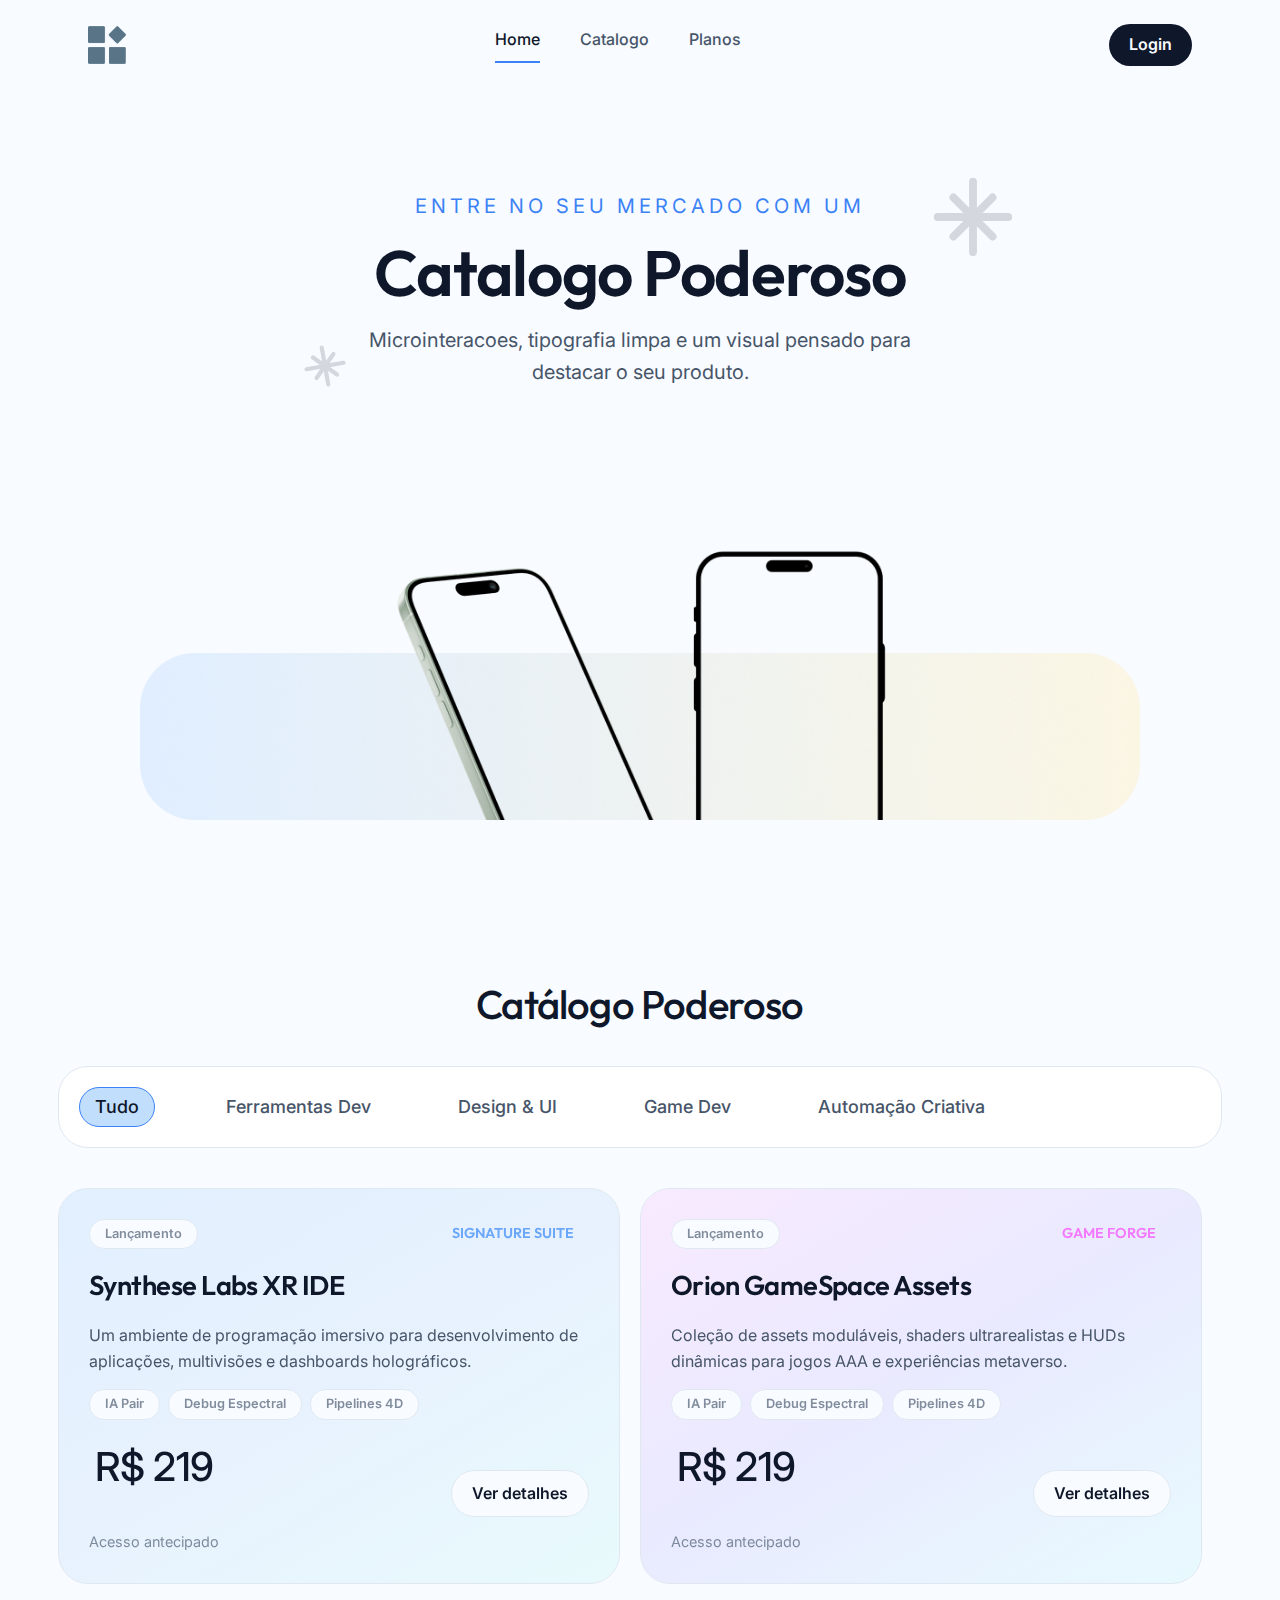
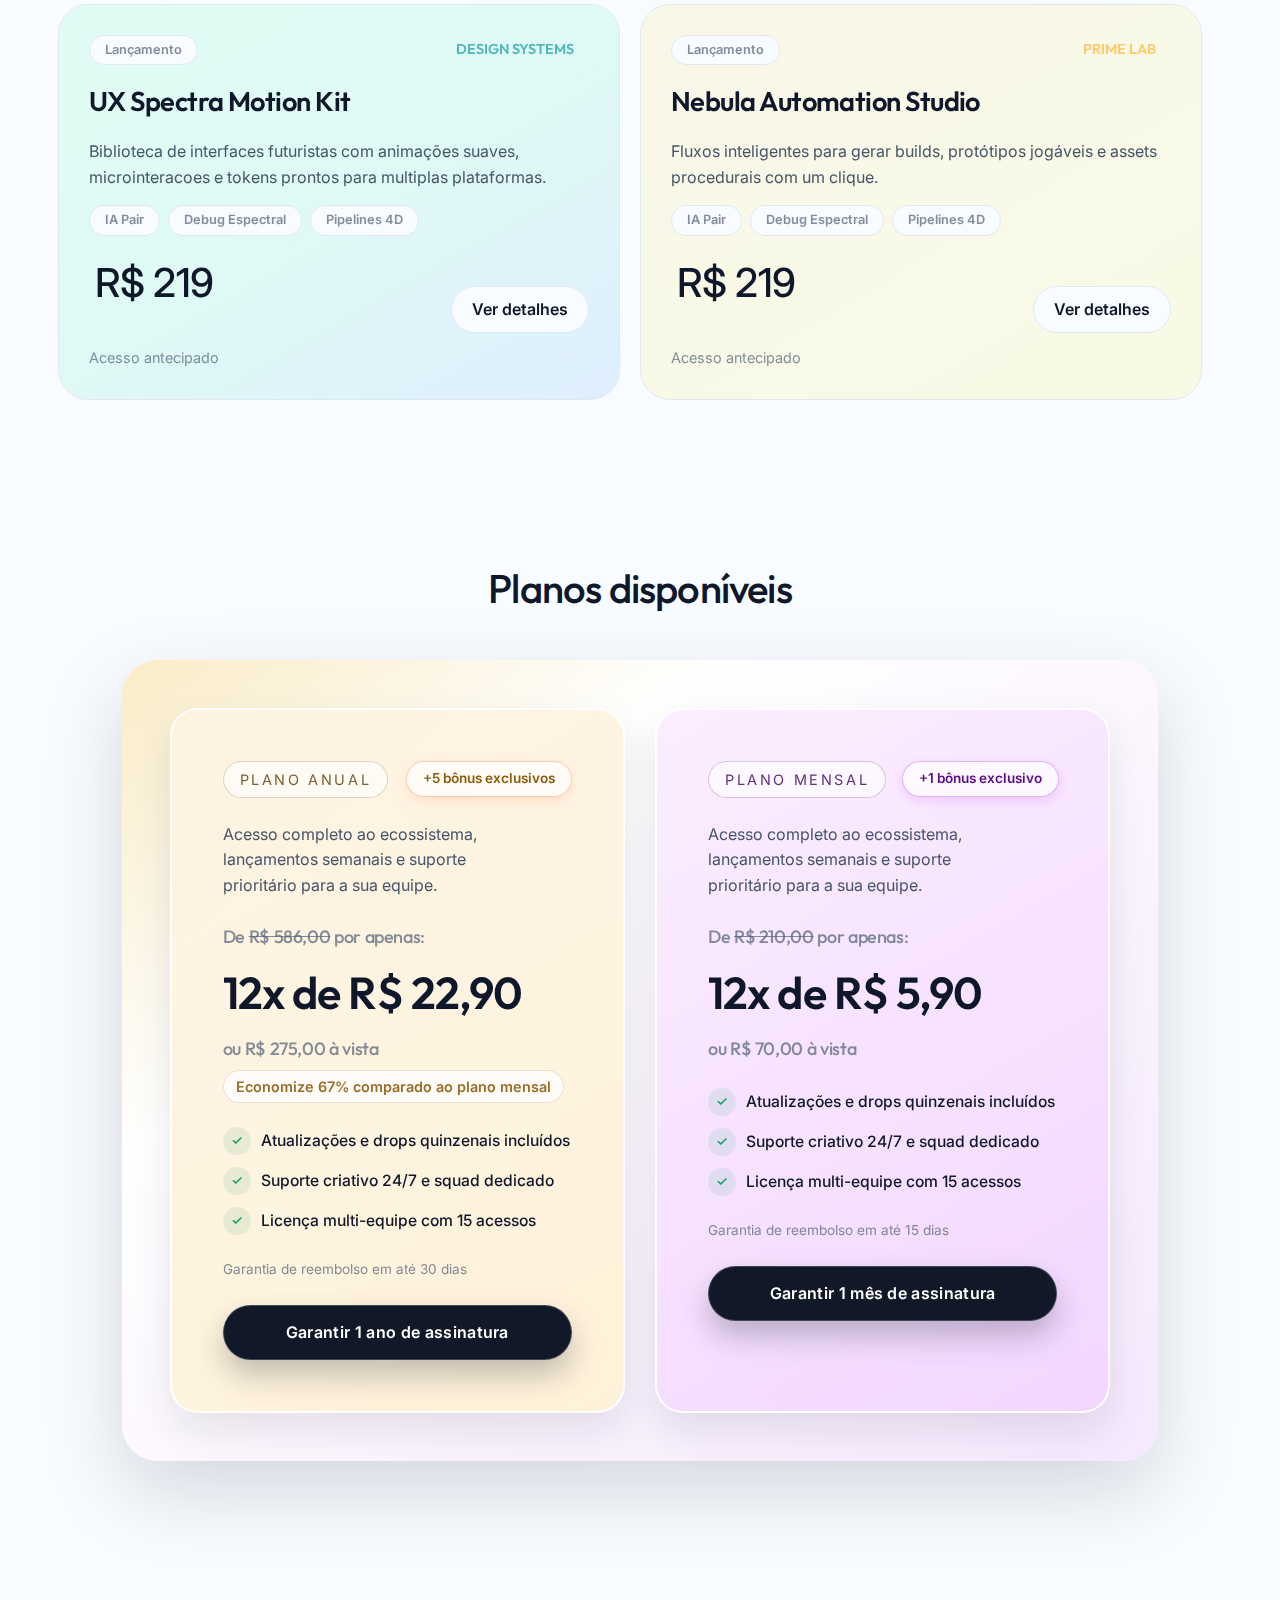
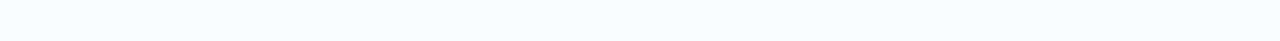
<file: index.html>
﻿<!DOCTYPE html>
<html lang="pt-BR">
  <head>
    <link rel="preconnect" href="https://fonts.googleapis.com" />
    <link rel="preconnect" href="https://fonts.gstatic.com" crossorigin />

    <link
      href="https://fonts.googleapis.com/css2?family=Outfit:wght@300..900&family=Inter:wght@300..900&family=JetBrains+Mono:wght@300..800&display=swap"
      rel="stylesheet"
      ws
    />

    <meta charset="UTF-8" />
    <meta name="viewport" content="width=device-width, initial-scale=1.0" />
    <meta
      name="description"
      content="Catalogo conceito moderno com foco em UI/UX, tipografia limpa e microinteracoes. Direcao de arte e implementacao por Luigi Rezende."
    />

    <title>Catalogo de Produtos</title>
    <link rel="stylesheet" href="style.css" />
  </head>
  <body>
    <header class="header">
      <img src="assets/web-icon.png" alt="Logo do Catalogo" />
      <nav id="sections">
        <a href="#homepage">Home</a>
        <a href="#catalogo">Catalogo</a>
        <a href="#planos">Planos</a>
      </nav>
      <div id="user-actions">
        <a class="btn-login" href="./pages/login.html">Login</a>
      </div>
    </header>

    <main>
      <section id="homepage" class="content-section">
        <div class="home">
          <div class="home-text">
            <p class="eyebrow">Entre no seu mercado com um</p>
            <h1>Catalogo Poderoso</h1>
            <p class="lead">
              Microinteracoes, tipografia limpa e um visual pensado para
              destacar o seu produto.
            </p>
          </div>
          <div id="icons">
            <svg
              xmlns="http://www.w3.org/2000/svg"
              width="94"
              height="94"
              viewBox="0 0 24 24"
              id="icon_01"
            >
              <path
                fill="none"
                stroke="currentColor"
                stroke-linecap="round"
                stroke-linejoin="round"
                stroke-width="2"
                d="M3 12h18m-9-9v18m5-14L7 17M7 7l10 10"
              />
            </svg>
            <svg
              xmlns="http://www.w3.org/2000/svg"
              width="94"
              height="94"
              viewBox="0 0 24 24"
              id="icon_02"
            >
              <path
                fill="none"
                stroke="currentColor"
                stroke-linecap="round"
                stroke-linejoin="round"
                stroke-width="2"
                d="M3 12h18m-9-9v18m5-14L7 17M7 7l10 10"
              />
            </svg>
          </div>
          <div class="home-image">
            <img src="assets/home-image.png" alt="Imagem de destaque" />
          </div>
        </div>
      </section>
      <section id="catalogo">
        <h2>Catálogo Poderoso</h2>
        <div class="filter" id="filter">
          <ul>
            <a class="active" data-filter="*">Tudo</a>
            <a data-filter="dev">Ferramentas Dev</a>
            <a data-filter="design">Design & UI</a>
            <a data-filter="game">Game Dev</a>
            <a data-filter="automation">Automação Criativa</a>
          </ul>
        </div>
        <div class="products" id="products">
          <div class="card" data-cat="dev">
            <div class="tags">
              <tag class="flag">Lançamento</tag>
              <tag class="type">Signature Suite</tag>
            </div>
            <h1>Synthese Labs XR IDE</h1>
            <p>
              Um ambiente de programação imersivo para desenvolvimento de
              aplicações, multivisões e dashboards holográficos.
            </p>
            <div class="bullet-points">
              <tag class="flag">IA Pair</tag>
              <tag class="flag">Debug Espectral</tag>
              <tag class="flag">Pipelines 4D</tag>
            </div>
            <div class="price-action">
              <div class="price">
                <h2>R$ 219</h2>
                <p>Acesso antecipado</p>
              </div>
              <a class="btn-buy">Ver detalhes</a>
            </div>
          </div>
          <div class="card" data-cat="game">
            <div class="tags">
              <tag class="flag">Lançamento</tag>
              <tag class="type">Game Forge</tag>
            </div>
            <h1>Orion GameSpace Assets</h1>
            <p>
              Coleção de assets moduláveis, shaders ultrarealistas e HUDs
              dinâmicas para jogos AAA e experiências metaverso.
            </p>
            <div class="bullet-points">
              <tag class="flag">IA Pair</tag>
              <tag class="flag">Debug Espectral</tag>
              <tag class="flag">Pipelines 4D</tag>
            </div>
            <div class="price-action">
              <div class="price">
                <h2>R$ 219</h2>
                <p>Acesso antecipado</p>
              </div>
              <a class="btn-buy">Ver detalhes</a>
            </div>
          </div>
          <div class="card" data-cat="design">
            <div class="tags">
              <tag class="flag">Lançamento</tag>
              <tag class="type">Design Systems</tag>
            </div>
            <h1>UX Spectra Motion Kit</h1>
            <p>
              Biblioteca de interfaces futuristas com animações suaves,
              microinteracoes e tokens prontos para multiplas plataformas.
            </p>
            <div class="bullet-points">
              <tag class="flag">IA Pair</tag>
              <tag class="flag">Debug Espectral</tag>
              <tag class="flag">Pipelines 4D</tag>
            </div>
            <div class="price-action">
              <div class="price">
                <h2>R$ 219</h2>
                <p>Acesso antecipado</p>
              </div>
              <a class="btn-buy">Ver detalhes</a>
            </div>
          </div>
          <div class="card" data-cat="automation">
            <div class="tags">
              <tag class="flag">Lançamento</tag>
              <tag class="type">Prime Lab</tag>
            </div>
            <h1>Nebula Automation Studio</h1>
            <p>
              Fluxos inteligentes para gerar builds, protótipos jogáveis e
              assets procedurais com um clique.
            </p>
            <div class="bullet-points">
              <tag class="flag">IA Pair</tag>
              <tag class="flag">Debug Espectral</tag>
              <tag class="flag">Pipelines 4D</tag>
            </div>
            <div class="price-action">
              <div class="price">
                <h2>R$ 219</h2>
                <p>Acesso antecipado</p>
              </div>
              <a class="btn-buy">Ver detalhes</a>
            </div>
          </div>
        </div>
      </section>
      <section id="planos">
        <h2 id="title_section">Planos disponíveis</h2>
        <div class="cards_planos">
          <div class="plano" data-cat="anual">
            <div class="plano__header">
              <tag id="time">Plano Anual</tag>
              <span class="plano__badge">+5 bônus exclusivos</span>
            </div>
            <p class="plano__subtitle">
              Acesso completo ao ecossistema, lançamentos semanais e suporte
              prioritário para a sua equipe.
            </p>
            <div id="price">
              <h2>De <s>R$ 586,00</s> por apenas:</h2>
              <h3>12x de R$ 22,90</h3>
              <h2>ou R$ 275,00 à vista</h2>
              <span class="plano__economia">
                Economize 67% comparado ao plano mensal
              </span>
            </div>
            <ul class="plano__benefits">
              <li>Atualizações e drops quinzenais incluídos</li>
              <li>Suporte criativo 24/7 e squad dedicado</li>
              <li>Licença multi-equipe com 15 acessos</li>
            </ul>
            <div class="plano__footnote">
              Garantia de reembolso em até 30 dias
            </div>
            <a id="action_button" href="#">Garantir 1 ano de assinatura</a>
          </div>
          <div class="plano" data-cat="mensal">
            <div class="plano__header">
              <tag id="time">Plano mensal</tag>
              <span class="plano__badge">+1 bônus exclusivo</span>
            </div>
            <p class="plano__subtitle">
              Acesso completo ao ecossistema, lançamentos semanais e suporte
              prioritário para a sua equipe.
            </p>
            <div id="price">
              <h2>De <s>R$ 210,00</s> por apenas:</h2>
              <h3>12x de R$ 5,90</h3>
              <h2>ou R$ 70,00 à vista</h2>
              <span class="plano__economia">
                Economize 67% comparado ao plano mensal
              </span>
            </div>
            <ul class="plano__benefits">
              <li>Atualizações e drops quinzenais incluídos</li>
              <li>Suporte criativo 24/7 e squad dedicado</li>
              <li>Licença multi-equipe com 15 acessos</li>
            </ul>
            <div class="plano__footnote">
              Garantia de reembolso em até 15 dias
            </div>
            <a id="action_button" href="#">Garantir 1 mês de assinatura</a>
          </div>
        </div>
      </section>
    </main>
    <script src="script.js"></script>
  </body>
</html>
</file>
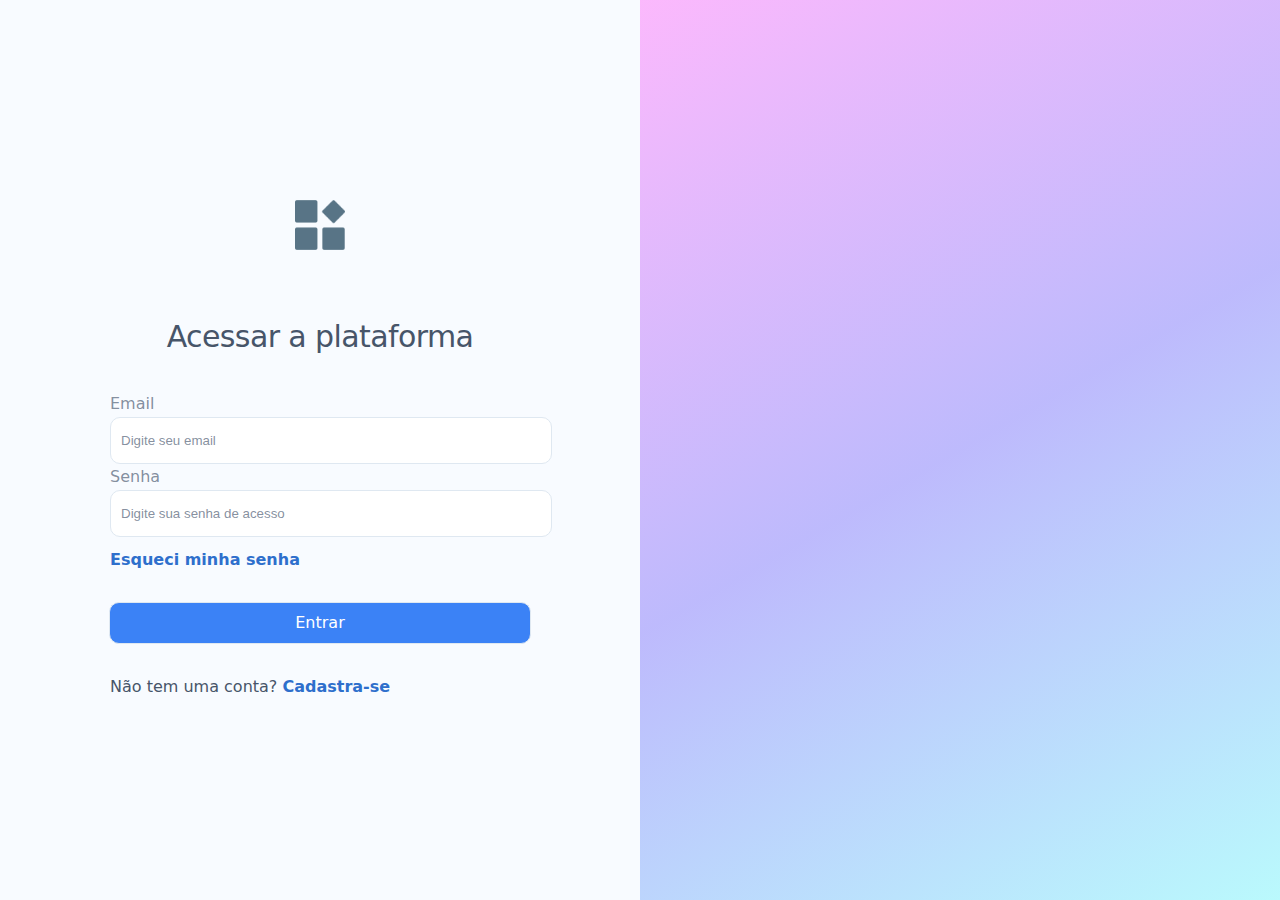
<file: pages/login.html>
<!DOCTYPE html>
<html lang="en">
  <head>
    <meta charset="UTF-8" />
    <meta name="viewport" content="width='device-width', initial-scale=1.0" />
    <title>Login Page</title>
    <link rel="stylesheet" href="style.css" />
  </head>
  <body>
    <div class="page">
      <div id="login">
        <div id="login_items">
          <img src="../assets/web-icon.png" />

          <h1>Acessar a plataforma</h1>

          <form action="" class="login_area">
            <div class="textoarea">
              <label class="label">Email</label>
              <input
                autocomplete="off"
                name="Email"
                placeholder="Digite seu email"
                id="Email"
                class="input"
                type="email"
              />
            </div>
            <div class="textoarea">
              <label class="label">Senha</label>
              <input
                autocomplete="off"
                placeholder="Digite sua senha de acesso"
                name="Senha"
                id="Senha"
                class="input"
                type="password"
              />
            </div>
            <a id="reset-password" href="#">Esqueci minha senha</a>
          </form>
          <a class="login_button" href="#">Entrar</a>
          <p>Não tem uma conta? <a class="register" href="#">Cadastra-se</a></p>
        </div>
      </div>
      <div id="background"></div>
    </div>
  </body>
</html>
</file>
<file: style.css>
html {
  scroll-behavior: smooth;
}

* {
  margin: 0;
  padding: 0;
  box-sizing: border-box;
}

:root {
  /* cores principais */
  --base-0: #f8fbff;
  --secondary-color: #3b82f6;
  --background-color: #f8fbff;
  --text-color: #0f172a;
  --text-muted: #475569;
  --text-muted-more: #59677cbe;
  --outline: #dfe8f1;

  /* fonts */
  --font-heading: "Outfit", ui-sans-serif, system-ui, -apple-system, "Segoe UI",
    Roboto, "Helvetica Neue", Arial, "Noto Sans", sans-serif;
  --font-body: "Inter", ui-sans-serif, system-ui, -apple-system, "Segoe UI",
    Roboto, "Helvetica Neue", Arial, "Noto Sans", sans-serif;
  --font-mono: "JetBrains Mono", ui-monospace, SFMono-Regular, Menlo, Monaco,
    "Courier New", monospace;

  /* azuis e outros */
  --blue-25: #f4f9ff;
  --blue-50: #eaf3ff;
  --blue-100: #d9eaff;
  --blue-200: #c5dfff;
  --blue-300: #acd2ff;
  --blue-400: #86bdfb;
  --blue-500: #5fa5f5;
  --blue-600: #3d8eeb;
  --blue-700: #2e6fcc;
  --success: #3ccb8e;
  --warning: #f4b740;
  --error: #ef5a6f;
  --info: #8abef9;

  --filterbutton-background: rgba(134, 189, 251, 0.5);

  /* gradients */
  --gradient-game: linear-gradient(
    150deg,
    rgba(252, 168, 252, 0.2) 0%,
    rgba(175, 170, 252, 0.2) 50%,
    rgba(170, 249, 252, 0.2) 100%
  );
  --gradient-dev: linear-gradient(
    150deg,
    rgba(138, 197, 252, 0.2) 0%,
    rgba(170, 208, 252, 0.2) 50%,
    rgba(170, 252, 238, 0.2) 100%
  );
  --gradient-design: linear-gradient(
    150deg,
    rgba(139, 255, 201, 0.2) 0%,
    rgba(125, 250, 208, 0.2) 50%,
    rgba(124, 189, 250, 0.2) 100%
  );
  --gradient-automation: linear-gradient(
    150deg,
    rgba(255, 234, 139, 0.2) 0%,
    rgba(252, 244, 138, 0.2) 50%,
    rgba(248, 250, 124, 0.2) 100%
  );

  /* Planos */
  --gradient-anual: linear-gradient(150deg, #fde1b9, #ffdd94);
  --gradient-mensal: linear-gradient(150deg, #f5ceff, #dd94ff);
}

/* Initial Config */
h1,
h2,
h3 {
  font-family: var(--font-heading);
  font-weight: 700;
  letter-spacing: -0.02em;
  color: var(--text-color);
}

p {
  font-size: 1rem;
  color: var(--text-muted);
}

body {
  background: var(--background-color);
  font-family: var(--font-body);
  line-height: 1.6;
  color: var(--text-color);
  scroll-behavior: smooth;
}

main {
  display: flex;
  flex-direction: column;
  gap: 96px;
  padding-top: 40px;
  padding-bottom: 120px;
}

/* header */
.header {
  position: sticky;
  top: 0;
  z-index: 10;
  display: flex;
  align-items: center;
  justify-content: space-between;
  padding: 24px 48px;
  width: min(1200px, 100%);
  margin: 0 auto;
  background: var(--background-color);
  backdrop-filter: blur(16px);
}

.header img {
  width: 38px;
  height: 38px;
  object-fit: contain;
  display: block;
}

.header #sections {
  display: flex;
  gap: 40px;
  align-items: center;
}

.header #sections a {
  text-decoration: none;
  color: var(--text-muted);
  display: inline-block;
  padding-bottom: 8px;
  font-weight: 500;
  border-bottom: 2px solid transparent;
  transition: color 0.2s ease, border-color 0.2s ease;
}

.header #sections a:hover {
  color: var(--text-color);
}

.header #user-actions .btn-login {
  display: inline-flex;
  align-items: center;
  justify-content: center;
  background: var(--text-color);
  color: var(--base-0);
  padding: 0.5rem 1.25rem;
  border-radius: 999px;
  font-weight: 600;
  cursor: pointer;
  text-decoration: none;
}

body:has(#homepage:target) .header #sections a[href="#homepage"],
body:has(#catalogo:target) .header #sections a[href="#catalogo"],
body:has(#planos:target) .header #sections a[href="#planos"],
body:not(:has(.content-section:target)) .header #sections a[href="#homepage"] {
  color: var(--text-color);
  border-bottom-color: var(--secondary-color);
}

.content-section {
  max-width: 1100px;
  margin: 0 auto;
  padding: 0 48px;
  scroll-margin-top: 120px;
}

/* home */
.home {
  display: flex;
  align-items: center;
  justify-content: center;
  flex-direction: column;
  text-align: center;
  gap: 16px;
  margin-top: 60px;
  padding-bottom: 48px;
  position: relative;
}

.home h1 {
  font-family: var(--font-heading);
  font-weight: 600;
  font-size: 64px;
  color: var(--text-color);
}

.home .eyebrow {
  font-size: 1.25rem;
  text-transform: uppercase;
  letter-spacing: 0.2em;
  color: var(--secondary-color);
}

.home .lead {
  font-size: 1.25rem;
  max-width: 620px;
  margin: 0 auto;
  color: var(--text-muted);
}

.home #icons {
  position: absolute;
  inset: 0;
}

.home #icons svg#icon_01,
.home #icons svg#icon_02 {
  width: 94px;
  height: 94px;
  color: var(--text-color);
  position: absolute;
  transition-property: color, transform;
  transition-duration: 0.3s;
  transition-timing-function: ease;
  opacity: 0.15;
  pointer-events: auto;
}

.home #icons svg#icon_01 {
  top: -20px;
  right: 12%;
}

.home #icons svg#icon_02 {
  width: 50px;
  height: 50px;
  transform: rotate(-10deg);
  top: 22%;
  left: 16%;
}

.home #icons svg#icon_02:hover,
.home #icons svg#icon_01:hover {
  transform: scale(1.1);
}

/* home image */
.home img {
  width: 100%;
  max-width: 1000px;
  margin-top: 110px;
}

/* catalogo section */
#catalogo h2 {
  text-align: center;
  margin-bottom: 30px;
  font-size: 40px;
  font-weight: 500;
}

#catalogo .filter {
  display: flex;
  gap: 24px;
  margin-bottom: 40px;
  justify-content: center;
}

#catalogo .filter ul {
  background-color: #ffffff;
  border: 1px solid var(--outline);
  border-radius: 30px;
  display: flex;
  gap: 55px;
  padding: 20px;
  width: 91%;
}

#catalogo .filter ul a {
  list-style: none;
  font-weight: 500;
  font-size: 18px;
  padding: 5px 15px;
  border-radius: 30px;
  color: var(--text-muted);
  align-content: center;
  border: 1px solid transparent;
  cursor: pointer;
  transition: all 0.3s ease;
}

#catalogo .filter ul a.active {
  background-color: var(--filterbutton-background);
  padding: 5px 15px;
  border: 1px solid var(--secondary-color);
  color: var(--text-color);
}

/* products */
.hidden {
  display: none !important;
}

.products {
  display: flex;
  flex-wrap: wrap;
  gap: 20px;
  width: 91%;
  margin: 0 auto;
}

.products .card {
  border: 1px solid var(--outline);
  border-radius: 30px;
  display: flex;
  flex-direction: column;
  padding: 30px;
  gap: 15px;
  transition: box-shadow 0.2s ease;
  transition: opacity 0.5s ease, transform 0.5s ease;
  will-change: opacity, transform;
}

.card.fade-out {
  opacity: 0;
  transform: scale(0.98);
  pointer-events: none;
}

[data-cat="dev"] {
  background-image: var(--gradient-dev);
}
[data-cat="game"] {
  background-image: var(--gradient-game);
}
[data-cat="automation"] {
  background-image: var(--gradient-automation);
}
[data-cat="design"] {
  background-image: var(--gradient-design);
}

.card .tags {
  display: flex;
  justify-content: space-between;
}

.card tag.flag {
  display: inline;
  padding: 4px 15px;
  border: 1px solid var(--outline);
  font-size: 0.8rem;
  font-weight: 600;
  width: fit-content;
  border-radius: 15px;
  color: var(--text-muted-more);
  background-color: var(--background-color);
}

.card tag.type {
  font-family: var(--font-heading);
  display: inline;
  padding: 3px 15px;
  font-size: 0.9rem;
  text-transform: uppercase;
  font-weight: 600;
  width: fit-content;
  border-radius: 15px;
}

.card[data-cat="game"] tag.type {
  color: #f477ff;
}

.card[data-cat="dev"] tag.type {
  color: #6aa6fa;
}

.card[data-cat="design"] tag.type {
  color: #53b7bb;
}

.card[data-cat="automation"] tag.type {
  color: #ffc96c;
}

.card h1 {
  font-size: 1.7rem;
  font-weight: 600;
  color: var(--text-color);
}

.card p {
  display: inline-block;
  max-width: 500px;
  color: var(--text-muted);
}

/* card bullet points */
.card .bullet-points {
  display: flex;
  flex-direction: row;
  gap: 8px;
}

/* card price & action */
.card .price-action {
  display: flex;
  justify-content: space-between;
  align-items: center;
}

.card .price-action .price {
  display: flex;
  flex-direction: column;
  gap: 1px;
}

.card .price-action .price h2 {
  font-family: var(--font-body);
  font-size: 1.5rem;
  font-weight: 700;
  color: var(--text-color);
}

.card .price-action .price p {
  padding: 0;
  margin: 0;
  font-family: var(--font-body);
  font-size: 0.9rem;
  font-weight: 400;
  color: var(--text-muted-more);
}

.card .price-action .btn-buy {
  display: inline-flex;
  background-color: var(--base-0);
  padding: 10px 20px;
  border-radius: 50px;
  border: 1px solid var(--outline);
  color: var(--text-color);
  font-weight: 600;
  transition-property: background-color, border-color, transform;
  transition-duration: 0.3s;
  transition-timing-function: ease;
}

.card .price-action .btn-buy:hover {
  background-color: transparent;
  border-color: var(--text-color);
  transform: scale(1.1);
}

/* planos */
#planos {
  display: flex;
  flex-direction: column;
  gap: 40px;
  align-items: center;
  justify-content: center;
  padding: clamp(20px, 6vw, 60px) 24px;
}

#planos h2#title_section {
  font-size: 40px;
  font-weight: 500;
}

.cards_planos {
  display: flex;
  justify-content: center;
  padding: clamp(28px, 5vw, 48px);
  border-radius: 36px;
  background: linear-gradient(140deg, #faecc7 0%, #fff 30%, #f6e8fe 100%);
  box-shadow: 0 30px 80px rgba(15, 23, 42, 0.15);
  gap: 30px;
}

.cards_planos .plano {
  width: min(520px, 100%);
  padding: clamp(30px, 5vw, 52px);
  border-radius: 28px;
  display: flex;
  flex-direction: column;
  gap: 24px;
  background: rgba(255, 255, 255, 0.8);
  border: 1.5px solid rgba(255, 255, 255, 0.4);
  backdrop-filter: blur(18px);
  box-shadow: inset 0 0 0 1px rgba(255, 255, 255, 0.2),
    0 18px 40px rgba(15, 23, 42, 0.1);
  position: relative;
  overflow: hidden;
}

.cards_planos .plano::after {
  content: "";
  position: absolute;
  inset: 1px;
  border-radius: 26px;
  opacity: 0.35;
  z-index: 0;
}

.cards_planos .plano[data-cat="anual"]::after {
  background-image: var(--gradient-anual);
}

.cards_planos .plano[data-cat="mensal"]::after {
  background-image: var(--gradient-mensal);
}

.cards_planos .plano > * {
  position: relative;
  z-index: 1;
}

.cards_planos .plano tag {
  font-size: 0.9rem;
  letter-spacing: 0.18em;
  text-transform: uppercase;
  min-width: max-content;
  padding: 6px 16px;
  border-radius: 999px;
  background: rgba(255, 255, 255, 0.65);
}

.plano[data-cat="anual"] tag {
  color: #7a5d30;
  border: 1px solid rgba(146, 118, 75, 0.3);
}

.plano[data-cat="mensal"] tag {
  color: #5c307a;
  border: 1px solid rgba(108, 75, 146, 0.3);
}

.plano__header {
  min-width: max-content;
  display: flex;
  align-items: center;
  justify-content: space-between;
  gap: 16px;
}

.plano__badge {
  font-size: 0.85rem;
  font-weight: 600;

  background: rgba(255, 255, 255, 0.7);

  border-radius: 999px;
  padding: 6px 16px;
}

.plano[data-cat="anual"] .plano__badge {
  border: 1px solid rgba(255, 184, 147, 0.7);
  color: #8a5b0b;
  box-shadow: 0 4px 12px rgba(255, 184, 147, 0.35);
}

.plano[data-cat="mensal"] .plano__badge {
  border: 1px solid rgba(215, 147, 255, 0.7);
  color: #5b0b8a;
  box-shadow: 0 4px 12px rgba(212, 147, 255, 0.35);
}

.plano__subtitle {
  font-size: 1rem;
  color: var(--text-muted);
  max-width: 32ch;
}

.cards_planos .plano #price {
  display: flex;
  flex-direction: column;
  gap: 6px;
}

.cards_planos .plano h2 {
  color: var(--text-muted-more);
  font-weight: 500;
  font-size: 18px;
}

.cards_planos .plano h3 {
  color: var(--text-color);
  font-weight: 600;
  font-size: clamp(2rem, 5vw, 2.8rem);
}

.plano__economia {
  font-size: 0.9rem;
  font-weight: 600;
  background: rgba(255, 255, 255, 0.8);
  width: fit-content;
  padding: 4px 12px;
  border-radius: 999px;
}

.plano[data-cat="anual"] .plano__economia {
  border: 1px solid rgba(155, 109, 43, 0.2);
  color: #9b6d2b;
}

.plano[data-cat="mensal"] .plano__economia {
  display: none;
  border: 1px solid rgba(129, 43, 155, 0.2);
  color: #692b9b;
}

.plano__benefits {
  display: flex;
  flex-direction: column;
  gap: 12px;
  list-style: none;
  padding: 0;
  margin: 0;
}

.plano__benefits li {
  display: flex;
  align-items: center;
  gap: 10px;
  font-weight: 500;
  color: var(--text-color);
  font-size: 0.98rem;
}

.plano__benefits li::before {
  content: "\2713";
  font-size: 0.85rem;
  color: #0f9b61;
  background: rgba(15, 155, 97, 0.1);
  border-radius: 50%;
  width: 28px;
  height: 28px;
  display: grid;
  place-items: center;
}

.plano__footnote {
  font-size: 0.85rem;
  color: var(--text-muted-more);
}

#action_button {
  display: inline-flex;
  justify-content: center;
  align-items: center;
  padding: 14px 28px;
  border-radius: 999px;
  background: #111827;
  color: #fff;
  font-weight: 600;
  text-decoration: none;
  letter-spacing: 0.02em;
  box-shadow: 0 15px 30px rgba(17, 24, 39, 0.25);
  border: 1px solid rgba(255, 255, 255, 0.2);
  transition: transform 0.3s ease, box-shadow 0.3s ease, background 0.3s ease;
}

#action_button:hover {
  transform: translateY(-2px) scale(1.01);
  box-shadow: 0 25px 45px rgba(17, 24, 39, 0.35);
  background: linear-gradient(120deg, #111827, #1f2937);
}

/* Faq */

#faq .faq {
  padding: 20px;
  padding-bottom: 30px;
  display: flex;
  flex-direction: column;
  border-radius: 20px;
  gap: 20px;
  width: 55%;
  margin: auto;
  background-color: #ffffff;
  border: 1px solid var(--outline);
}

#faq .faq h3 {
  align-self: center;
  font-size: 30px;
  font-weight: 700;
}

#faq .faq details {
  padding: 20px 20px;
  align-content: center;
  background-color: #0000000a;
  border: 1px solid var(--outline);
  border-radius: 12px;
  transition: all 0.3ms ease;
}

.faq details {
  margin-left: 20px;
}

.faq details summary {
  font-family: var(--font-heading);
  font-size: 18px;
  list-style: none;
  color: var(--text-muted);
}

.faq details p {
  margin-top: 10px;
  color: var(--text-color);
}

.faq details a {
  color: #455a86;
}

summary:after {
  content: "+";
  color: #181818;
  font-size: 15px;
  float: right;
  padding: 0;
  text-align: center;
  width: 20px;
  left: 20px;
  margin-right: 10px;
}
details[open] summary:after {
  content: "-";
}

@media (max-width: 1000px) and (orientation: landscape) {
  .products .card {
    width: 48%;
  }

  .cards_planos {
    padding: 0px;
    background: transparent;
    box-shadow: none;
  }
}

@media (max-width: 640px) {
  .header {
    display: none;
  }

  #catalogo .filter ul {
    display: flex;
    flex-wrap: wrap;
    gap: 5px;
  }

  .cards_planos {
    width: min(600px, 100%);
    padding: 0px;
    background: transparent;
    flex-direction: column;
    box-shadow: none;
  }

  .cards_planos .plano {
    gap: 15px;
  }

  .plano__header {
    flex-direction: column;
    align-items: flex-start;
  }

  .plano__subtitle {
    font-size: 0.95rem;
  }

  .plano__benefits li {
    font-size: 13px;
    align-items: flex-start;
  }

  #faq .faq {
    padding: 10px;
    padding-bottom: 20px;
    gap: 15px;
    width: 90%;
  }
}
</file>
<file: pages/style.css>
* {
  margin: 0;
  padding: 0;
}

:root {
  --gradient-background: linear-gradient(
    150deg,
    rgba(252, 168, 252, 0.8) 0%,
    rgba(175, 170, 252, 0.8) 50%,
    rgba(170, 249, 252, 0.8) 100%
  );

  /* cores principais */
  --base-0: #f8fbff;
  --secondary-color: #3b82f6;
  --background-color: #f8fbff;
  --text-color: #0f172a;
  --text-muted: #475569;
  --text-muted-more: #59677cbe;
  --outline: #dfe8f1;

  /* fonts */
  --font-heading: "Outfit", ui-sans-serif, system-ui, -apple-system, "Segoe UI",
    Roboto, "Helvetica Neue", Arial, "Noto Sans", sans-serif;
  --font-body: "Inter", ui-sans-serif, system-ui, -apple-system, "Segoe UI",
    Roboto, "Helvetica Neue", Arial, "Noto Sans", sans-serif;
  --font-mono: "JetBrains Mono", ui-monospace, SFMono-Regular, Menlo, Monaco,
    "Courier New", monospace;

  /* azuis e outros */
  --blue-25: #f4f9ff;
  --blue-50: #eaf3ff;
  --blue-100: #d9eaff;
  --blue-200: #c5dfff;
  --blue-300: #acd2ff;
  --blue-400: #86bdfb;
  --blue-500: #5fa5f5;
  --blue-600: #3d8eeb;
  --blue-700: #2e6fcc;
  --success: #3ccb8e;
  --warning: #f4b740;
  --error: #ef5a6f;
  --info: #8abef9;

  --filterbutton-background: rgba(134, 189, 251, 0.5);

  /* gradients */
  --gradient-game: linear-gradient(
    150deg,
    rgba(252, 168, 252, 0.2) 0%,
    rgba(175, 170, 252, 0.2) 50%,
    rgba(170, 249, 252, 0.2) 100%
  );
  --gradient-dev: linear-gradient(
    150deg,
    rgba(138, 197, 252, 0.2) 0%,
    rgba(170, 208, 252, 0.2) 50%,
    rgba(170, 252, 238, 0.2) 100%
  );
  --gradient-design: linear-gradient(
    150deg,
    rgba(139, 255, 201, 0.2) 0%,
    rgba(125, 250, 208, 0.2) 50%,
    rgba(124, 189, 250, 0.2) 100%
  );
  --gradient-automation: linear-gradient(
    150deg,
    rgba(255, 234, 139, 0.2) 0%,
    rgba(252, 244, 138, 0.2) 50%,
    rgba(248, 250, 124, 0.2) 100%
  );

  /* Planos */
  --gradient-anual: linear-gradient(150deg, #fde1b9, #ffdd94);
  --gradient-mensal: linear-gradient(150deg, #f5ceff, #dd94ff);
}

/* Initial Config */
h1,
h2,
h3 {
  font-family: var(--font-heading);
  font-weight: 700;
  letter-spacing: -0.02em;
  color: var(--text-color);
}

p {
  font-size: 1rem;
  color: var(--text-muted);
}

body {
  background: var(--background-color);
  font-family: var(--font-body);
  line-height: 1.6;
  color: var(--text-color);
  scroll-behavior: smooth;
}
/* Page */
.page {
  display: flex;
  flex-direction: row;
}

/* Login Section */
div#login {
  width: 50vw;
  height: 100vh;
  display: flex;
  justify-content: center;
  align-items: center;
  padding: 2rem;
  box-sizing: border-box;
}

div#login_items {
  display: flex;
  flex-direction: column;
  gap: 30px;
  width: 100%;
  max-width: 420px;
}

div#login_items img {
  align-self: center;
  display: block;
  width: 50px;
  margin-bottom: 0.5rem;
}

div#login_items h1 {
  align-self: center;
  margin-top: 25px;
  margin-bottom: 0px;
  font-size: 30px;
  font-weight: 400;
  color: var(--text-muted);
}

.login_area {
  width: 100%;
}

.textoarea {
  text-align: start;
}

.textoarea label {
  text-align: left;
  align-self: initial;
  color: var(--text-muted-more);
  display: block;
}

.textoarea input {
  width: 100%;
  padding: 15px 10px;
  border-radius: 10px;
  border: 1px solid var(--outline);
  transition: all 0.2s ease;
}

.textoarea input:hover {
  border: 1px solid var(--secondary-color);
}

.textoarea input:focus {
  outline: none;
  border: 1px solid var(--blue-700);
}

.textoarea input::placeholder {
  color: var(--text-muted-more);
}

.textoarea input:focus label {
  color: var(--secondary-color);
}

#reset-password {
  font-weight: 600;
  margin-top: 10px;
  display: block;
  text-align: left;
  text-decoration: none;
  color: var(--blue-700);
}

.login_button {
  align-self: center;
  text-decoration: none;
  color: #ffffff;
  background-color: var(--secondary-color);
  width: 100%;
  height: 40px;
  align-content: center;
  text-align: center;
  border: 1px solid var(--outline);
  border-radius: 10px;
  transition: all 0.2s ease;
}

.login_button:hover {
  background-color: #ffffff;
  border: 1px solid #2e6fcc;
  color: #2e6fcc;
}

.register {
  font-weight: 600;
  text-decoration: none;
  color: var(--blue-700);
}

/* Background */
div#background {
  display: block;
  width: 50vw;
  height: 100vh;
  background-image: var(--gradient-background);
}

@media (max-width: 640px) {
  div#background {
    display: none;
  }

  div#login {
    width: 100vw;
  }

  div#login_items {
    width: 80%;
  }

  div#login_items h1 {
    font-size: 26px;
  }
}
</file>
